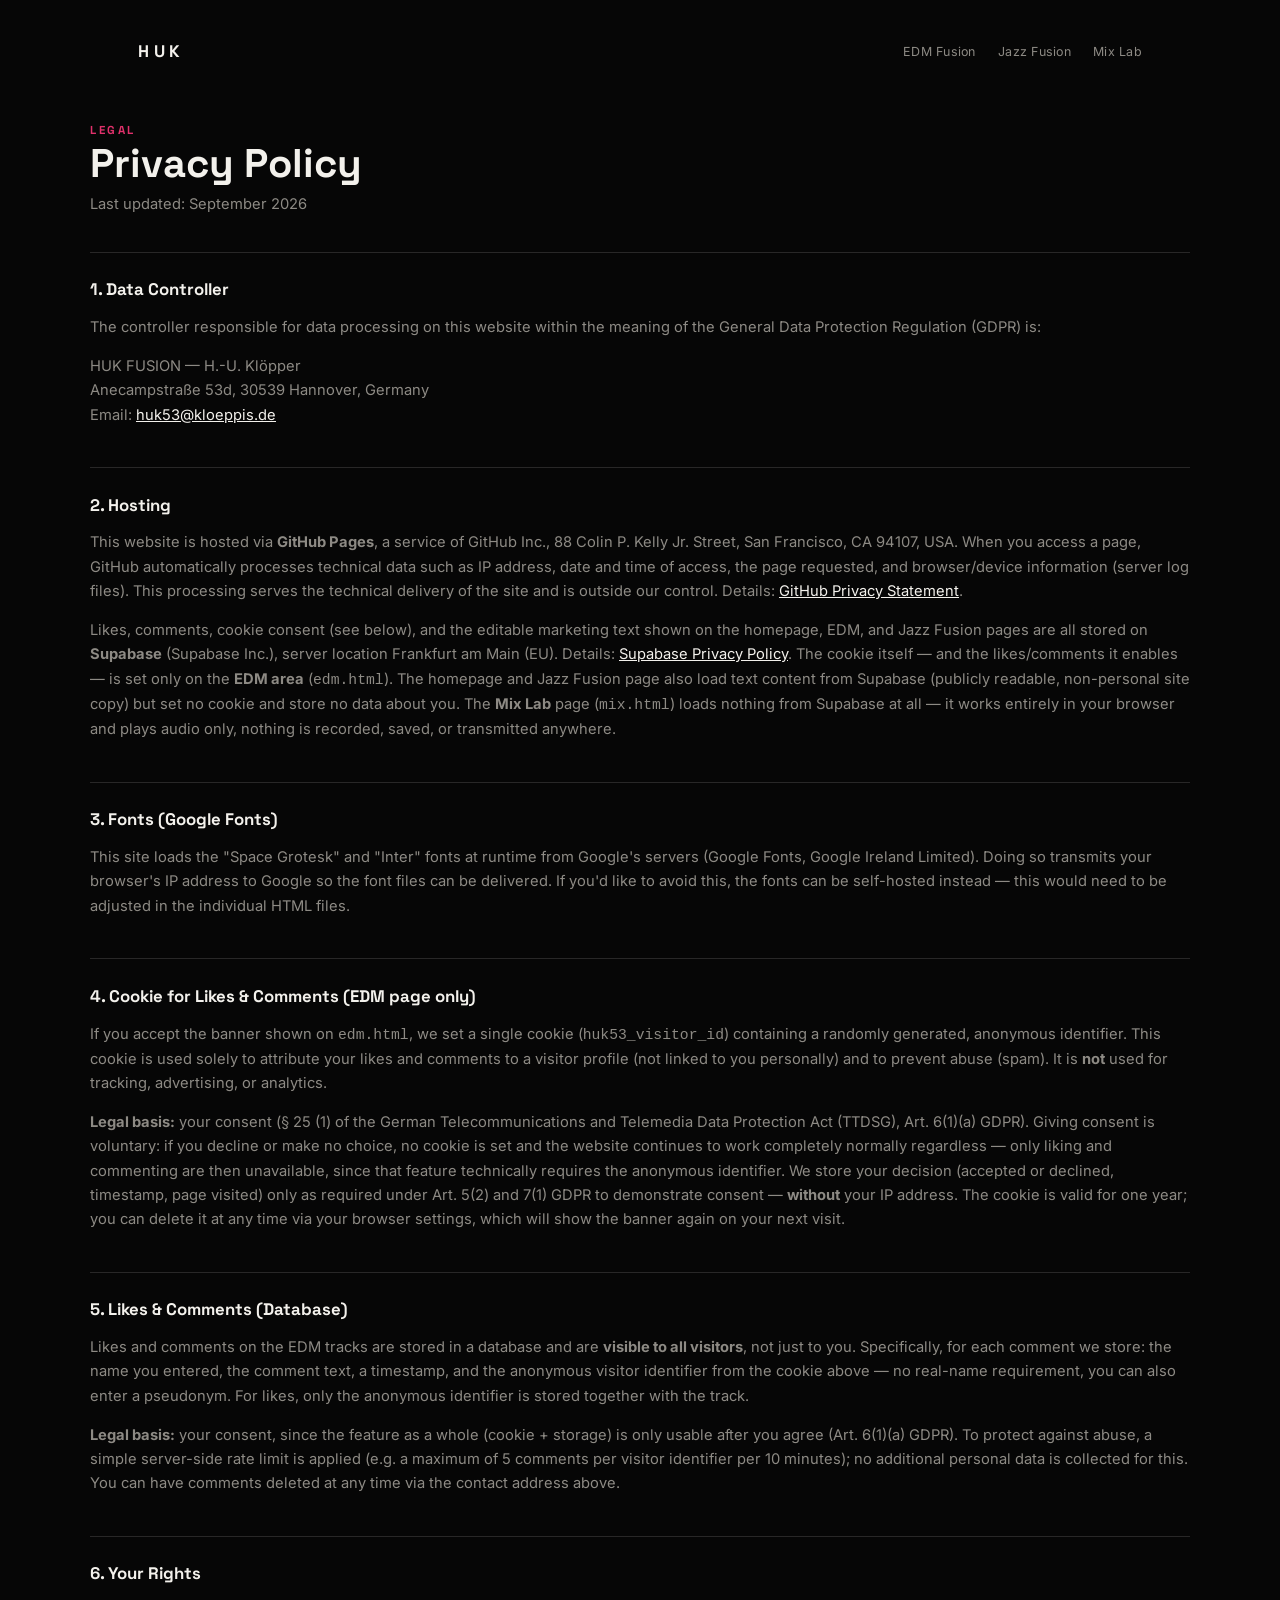
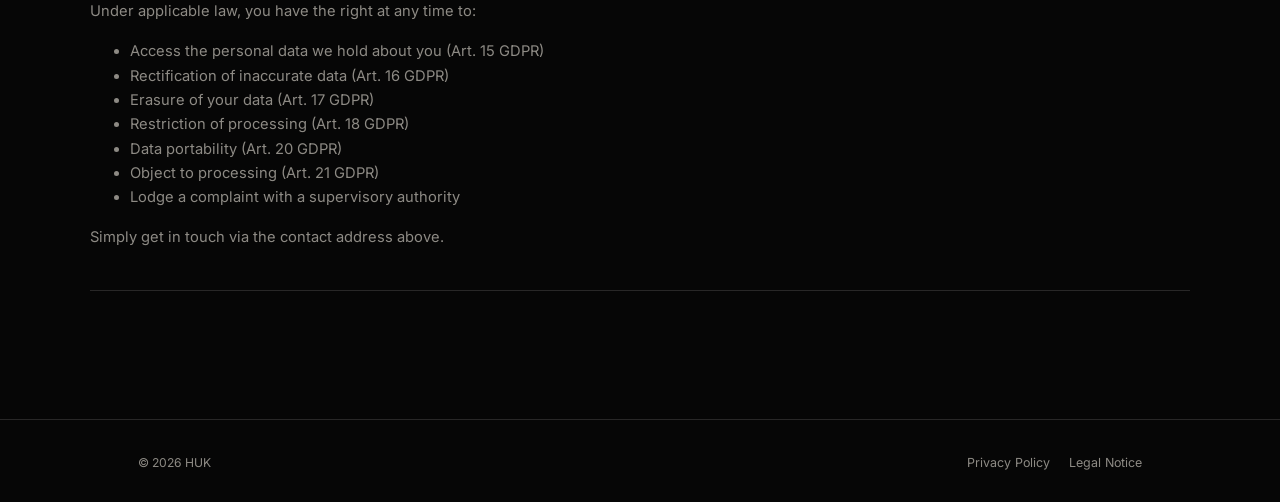
<file: datenschutz.html>
<!doctype html>
<html lang="en">
<head>
<meta charset="UTF-8" />
<meta name="viewport" content="width=device-width, initial-scale=1" />
<title>Privacy Policy — HUK</title>
<meta name="robots" content="noindex" />
<link rel="preconnect" href="https://fonts.googleapis.com" />
<link rel="preconnect" href="https://fonts.gstatic.com" crossorigin />
<link href="https://fonts.googleapis.com/css2?family=Space+Grotesk:wght@500;700&family=Inter:wght@400;500;600;700&display=swap" rel="stylesheet" />
<link rel="stylesheet" href="assets/css/hub.css" />
</head>
<body>

<header class="hub-nav">
  <div class="hub-container">
    <a href="index.html" class="hub-logo" style="text-decoration:none;">HUK</a>
    <nav class="hub-nav__legal">
      <a href="edm.html">EDM Fusion</a>
      <a href="jazz.html">Jazz Fusion</a>
      <a href="mix.html">Mix Lab</a>
    </nav>
  </div>
</header>

<main class="hub-container hub-legal">
  <span class="hub-kicker">Legal</span>
  <h1>Privacy Policy</h1>
  <p class="hub-legal__intro">Last updated: September 2026</p>

  <section>
    <h2>1. Data Controller</h2>
    <p>
      The controller responsible for data processing on this website within the meaning of
      the General Data Protection Regulation (GDPR) is:
    </p>
    <p>
      HUK FUSION — H.-U. Klöpper<br />
      Anecampstraße 53d, 30539 Hannover, Germany<br />
      Email: <a href="mailto:huk53@kloeppis.de">huk53@kloeppis.de</a>
    </p>
  </section>

  <section>
    <h2>2. Hosting</h2>
    <p>
      This website is hosted via <strong>GitHub Pages</strong>, a service of GitHub Inc., 88
      Colin P. Kelly Jr. Street, San Francisco, CA 94107, USA. When you access a page, GitHub
      automatically processes technical data such as IP address, date and time of access, the
      page requested, and browser/device information (server log files). This processing
      serves the technical delivery of the site and is outside our control. Details:
      <a href="https://docs.github.com/site-policy/privacy-policies/github-general-privacy-statement" target="_blank" rel="noopener">GitHub Privacy Statement</a>.
    </p>
    <p>
Likes, comments, cookie consent (see below), and the editable marketing text
      shown on the homepage, EDM, and Jazz Fusion pages are all stored on
      <strong>Supabase</strong> (Supabase Inc.), server location Frankfurt am Main (EU).
      Details: <a href="https://supabase.com/privacy" target="_blank" rel="noopener">Supabase Privacy Policy</a>.
      The cookie itself — and the likes/comments it enables — is set only on the
      <strong>EDM area</strong> (<code>edm.html</code>). The homepage and Jazz Fusion page also
      load text content from Supabase (publicly readable, non-personal site copy) but set no
      cookie and store no data about you. The <strong>Mix Lab</strong> page (<code>mix.html</code>)
      loads nothing from Supabase at all — it works entirely in your browser and plays audio
      only, nothing is recorded, saved, or transmitted anywhere.
    </p>
  </section>

  <section>
    <h2>3. Fonts (Google Fonts)</h2>
    <p>
      This site loads the "Space Grotesk" and "Inter" fonts at runtime from Google's servers
      (Google Fonts, Google Ireland Limited). Doing so transmits your browser's IP address to
      Google so the font files can be delivered. If you'd like to avoid this, the fonts can be
      self-hosted instead — this would need to be adjusted in the individual HTML files.
    </p>
  </section>

  <section>
    <h2>4. Cookie for Likes &amp; Comments (EDM page only)</h2>
    <p>
      If you accept the banner shown on <code>edm.html</code>, we set a single cookie
      (<code>huk53_visitor_id</code>) containing a randomly generated, anonymous identifier.
      This cookie is used solely to attribute your likes and comments to a visitor profile
      (not linked to you personally) and to prevent abuse (spam). It is <strong>not</strong>
      used for tracking, advertising, or analytics.
    </p>
    <p>
      <strong>Legal basis:</strong> your consent (§ 25 (1) of the German Telecommunications
      and Telemedia Data Protection Act (TTDSG), Art. 6(1)(a) GDPR). Giving consent is
      voluntary: if you decline or make no choice, no cookie is set and the website continues
      to work completely normally regardless — only liking and commenting are then
      unavailable, since that feature technically requires the anonymous identifier. We store
      your decision (accepted or declined, timestamp, page visited) only as required under
      Art. 5(2) and 7(1) GDPR to demonstrate consent — <strong>without</strong> your IP
      address. The cookie is valid for one year; you can delete it at any time via your
      browser settings, which will show the banner again on your next visit.
    </p>
  </section>

  <section>
    <h2>5. Likes &amp; Comments (Database)</h2>
    <p>
      Likes and comments on the EDM tracks are stored in a database and are
      <strong>visible to all visitors</strong>, not just to you. Specifically, for each
      comment we store: the name you entered, the comment text, a timestamp, and the
      anonymous visitor identifier from the cookie above — no real-name requirement, you can
      also enter a pseudonym. For likes, only the anonymous identifier is stored together
      with the track.
    </p>
    <p>
      <strong>Legal basis:</strong> your consent, since the feature as a whole (cookie +
      storage) is only usable after you agree (Art. 6(1)(a) GDPR). To protect against abuse,
      a simple server-side rate limit is applied (e.g. a maximum of 5 comments per visitor
      identifier per 10 minutes); no additional personal data is collected for this. You can
      have comments deleted at any time via the contact address above.
    </p>
  </section>

  <section>
    <h2>6. Your Rights</h2>
    <p>Under applicable law, you have the right at any time to:</p>
    <ul>
      <li>Access the personal data we hold about you (Art. 15 GDPR)</li>
      <li>Rectification of inaccurate data (Art. 16 GDPR)</li>
      <li>Erasure of your data (Art. 17 GDPR)</li>
      <li>Restriction of processing (Art. 18 GDPR)</li>
      <li>Data portability (Art. 20 GDPR)</li>
      <li>Object to processing (Art. 21 GDPR)</li>
      <li>Lodge a complaint with a supervisory authority</li>
    </ul>
    <p>Simply get in touch via the contact address above.</p>
  </section>
</main>

<footer class="hub-footer">
  <div class="hub-container">
    <small>© <span id="year"></span> HUK</small>
    <nav class="hub-footer__legal">
      <a href="datenschutz.html">Privacy Policy</a>
      <a href="impressum.html">Legal Notice</a>
    </nav>
  </div>
</footer>

<script>document.getElementById("year").textContent = new Date().getFullYear();</script>
</body>
</html>
</file>
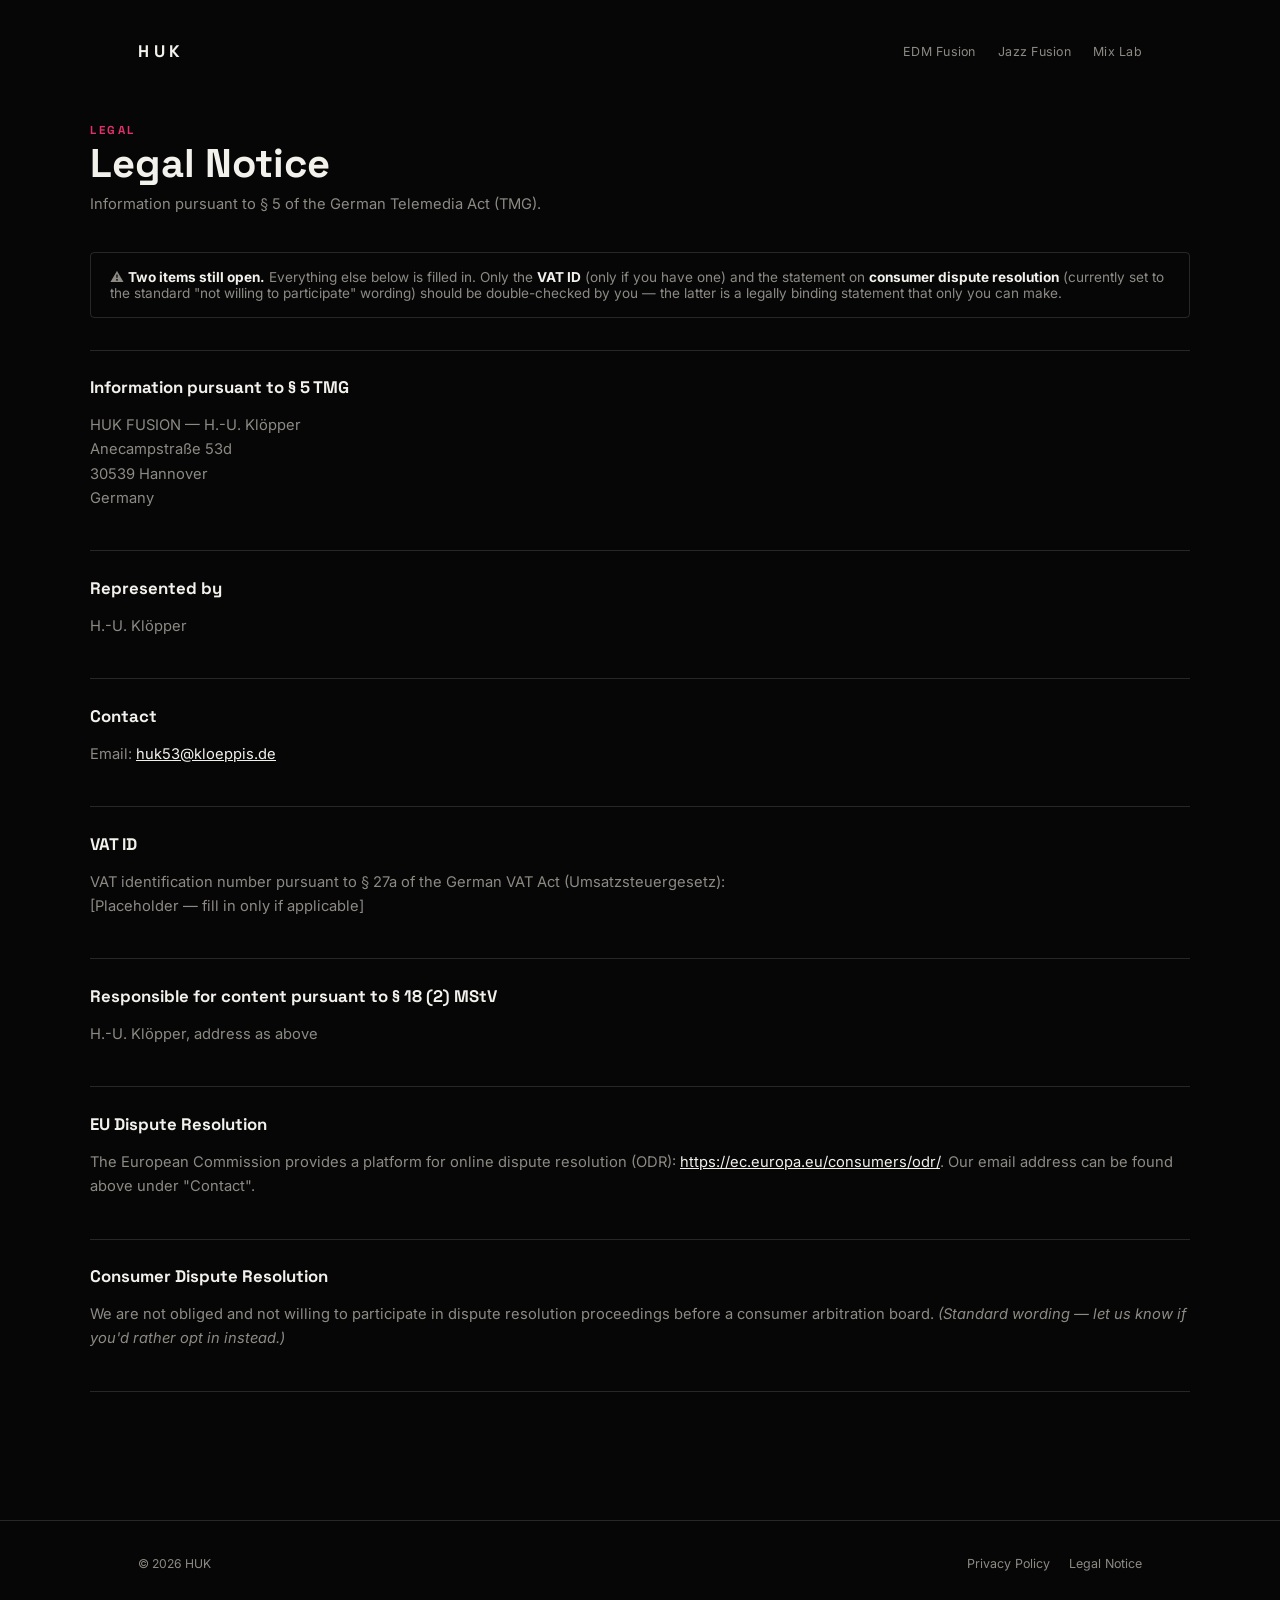
<file: impressum.html>
<!doctype html>
<html lang="en">
<head>
<meta charset="UTF-8" />
<meta name="viewport" content="width=device-width, initial-scale=1" />
<title>Legal Notice — HUK</title>
<meta name="robots" content="noindex" />
<link rel="preconnect" href="https://fonts.googleapis.com" />
<link rel="preconnect" href="https://fonts.gstatic.com" crossorigin />
<link href="https://fonts.googleapis.com/css2?family=Space+Grotesk:wght@500;700&family=Inter:wght@400;500;600;700&display=swap" rel="stylesheet" />
<link rel="stylesheet" href="assets/css/hub.css" />
</head>
<body>

<header class="hub-nav">
  <div class="hub-container">
    <a href="index.html" class="hub-logo" style="text-decoration:none;">HUK</a>
    <nav class="hub-nav__legal">
      <a href="edm.html">EDM Fusion</a>
      <a href="jazz.html">Jazz Fusion</a>
      <a href="mix.html">Mix Lab</a>
    </nav>
  </div>
</header>

<main class="hub-container hub-legal">
  <span class="hub-kicker">Legal</span>
  <h1>Legal Notice</h1>
  <p class="hub-legal__intro">Information pursuant to § 5 of the German Telemedia Act (TMG).</p>

  <div class="hub-legal__todo">
    ⚠️ <strong>Two items still open.</strong> Everything else below is filled in. Only the
    <strong>VAT ID</strong> (only if you have one) and the statement on
    <strong>consumer dispute resolution</strong> (currently set to the standard
    "not willing to participate" wording) should be double-checked by you — the latter is a
    legally binding statement that only you can make.
  </div>

  <section>
    <h2>Information pursuant to § 5 TMG</h2>
    <p>
      HUK FUSION — H.-U. Klöpper<br />
      Anecampstraße 53d<br />
      30539 Hannover<br />
      Germany
    </p>
  </section>

  <section>
    <h2>Represented by</h2>
    <p>H.-U. Klöpper</p>
  </section>

  <section>
    <h2>Contact</h2>
    <p>
      Email: <a href="mailto:huk53@kloeppis.de">huk53@kloeppis.de</a>
    </p>
  </section>

  <section>
    <h2>VAT ID</h2>
    <p>
      VAT identification number pursuant to § 27a of the German VAT Act (Umsatzsteuergesetz):<br />
      [Placeholder — fill in only if applicable]
    </p>
  </section>

  <section>
    <h2>Responsible for content pursuant to § 18 (2) MStV</h2>
    <p>H.-U. Klöpper, address as above</p>
  </section>

  <section>
    <h2>EU Dispute Resolution</h2>
    <p>
      The European Commission provides a platform for online dispute resolution (ODR):
      <a href="https://ec.europa.eu/consumers/odr/" target="_blank" rel="noopener">https://ec.europa.eu/consumers/odr/</a>.
      Our email address can be found above under "Contact".
    </p>
  </section>

  <section>
    <h2>Consumer Dispute Resolution</h2>
    <p>
      We are not obliged and not willing to participate in dispute resolution proceedings
      before a consumer arbitration board. <em>(Standard wording — let us know if you'd
      rather opt in instead.)</em>
    </p>
  </section>
</main>

<footer class="hub-footer">
  <div class="hub-container">
    <small>© <span id="year"></span> HUK</small>
    <nav class="hub-footer__legal">
      <a href="datenschutz.html">Privacy Policy</a>
      <a href="impressum.html">Legal Notice</a>
    </nav>
  </div>
</footer>

<script>document.getElementById("year").textContent = new Date().getFullYear();</script>
</body>
</html>
</file>
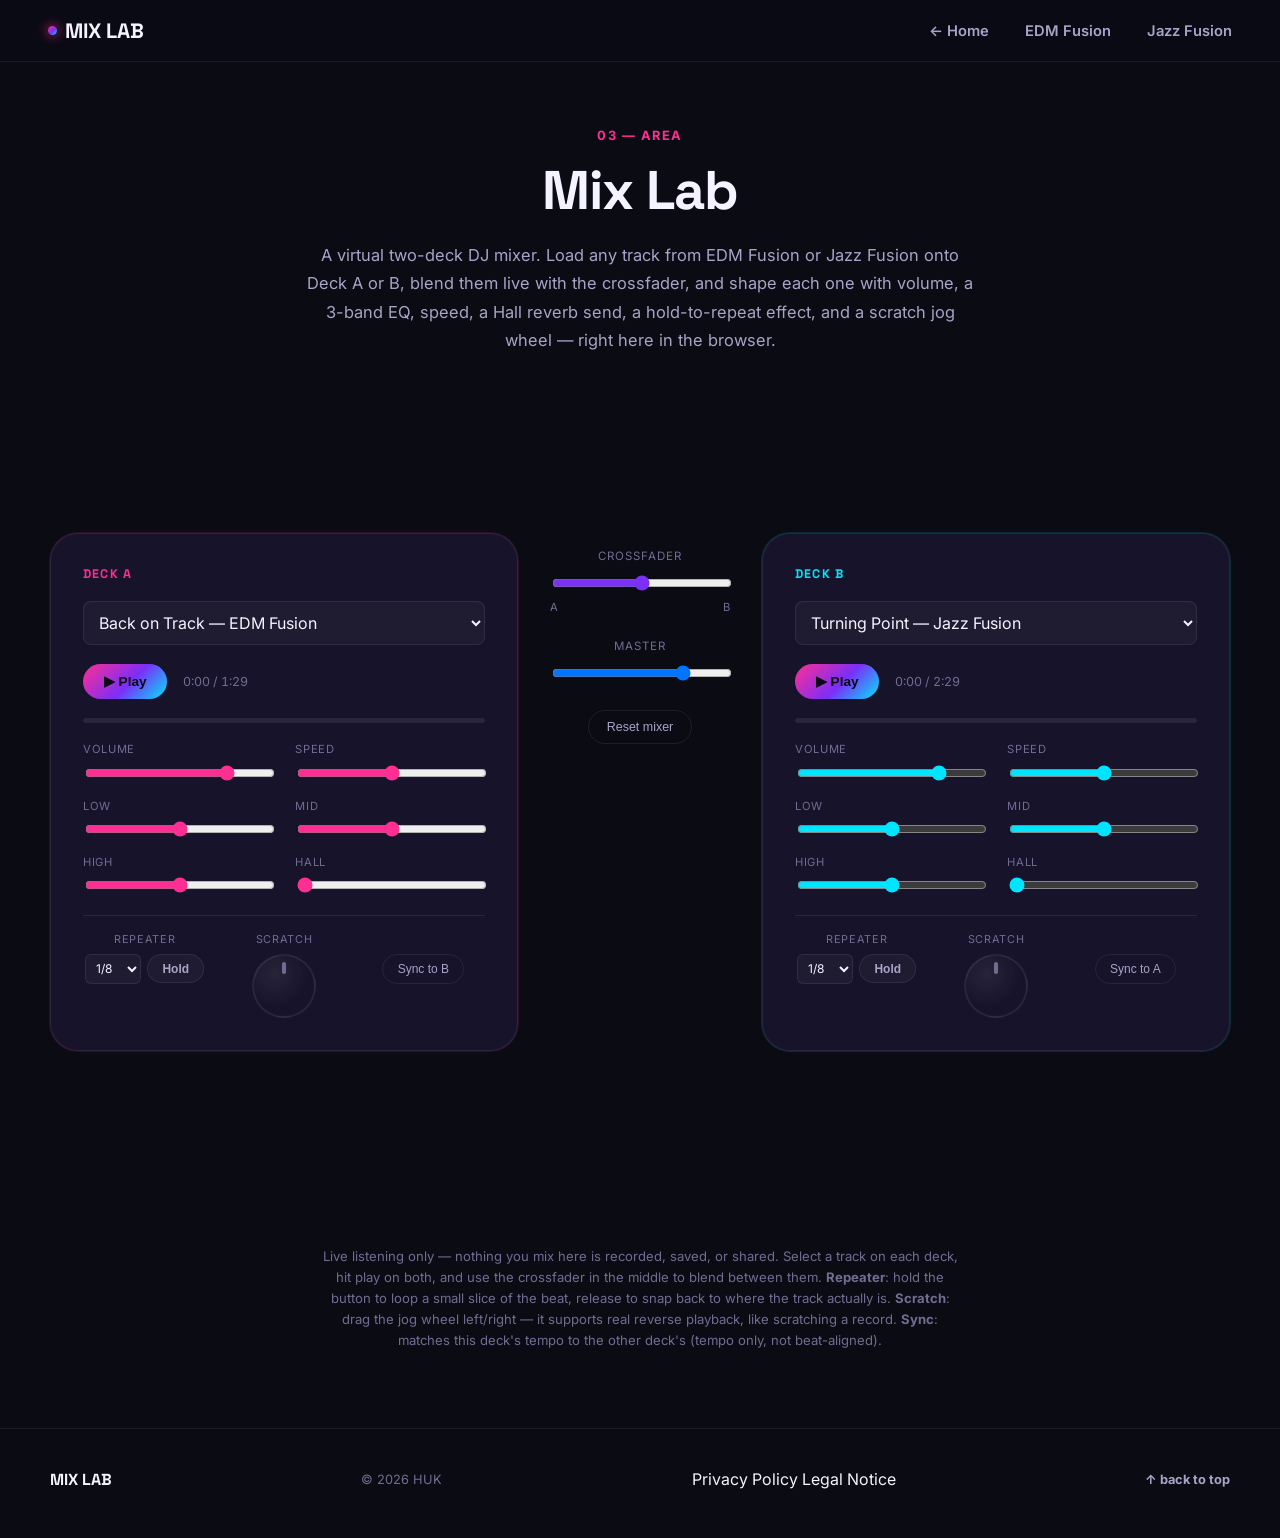
<file: mix.html>
<!doctype html>
<html lang="en">
<head>
<meta charset="UTF-8" />
<meta name="viewport" content="width=device-width, initial-scale=1" />
<title>Mix Lab — HUK</title>
<meta name="description" content="Mix Lab: a virtual two-deck DJ mixer. Load any EDM Fusion or Jazz Fusion track onto Deck A or B, blend them with the crossfader, and shape each with volume, EQ, and speed — right in the browser." />
<meta name="theme-color" content="#0b0b14" />

<meta property="og:title" content="Mix Lab — HUK" />
<meta property="og:description" content="A virtual two-deck DJ mixer for the EDM Fusion and Jazz Fusion tracks." />
<meta property="og:type" content="website" />

<link rel="icon" href="data:image/svg+xml,%3Csvg xmlns='http://www.w3.org/2000/svg' viewBox='0 0 100 100'%3E%3Ccircle cx='50' cy='50' r='46' fill='%230b0b14'/%3E%3Ctext x='50' y='66' font-size='46' font-family='Arial,sans-serif' font-weight='700' fill='%237b2ff7' text-anchor='middle'%3EH%3C/text%3E%3C/svg%3E" />

<link rel="preconnect" href="https://fonts.googleapis.com" />
<link rel="preconnect" href="https://fonts.gstatic.com" crossorigin />
<link href="https://fonts.googleapis.com/css2?family=Space+Grotesk:wght@500;700&family=Inter:wght@400;500;600;700&display=swap" rel="stylesheet" />

<link rel="stylesheet" href="assets/css/style.css" />
<link rel="stylesheet" href="assets/css/mixer.css" />
</head>
<body>

<!-- ============================== NAV ============================== -->
<header class="nav" id="nav">
  <a href="#top" class="nav__logo"><span class="dot" aria-hidden="true"></span>MIX LAB</a>
  <nav class="nav__links" id="navLinks">
    <a href="index.html">← Home</a>
    <a href="edm.html">EDM Fusion</a>
    <a href="jazz.html">Jazz Fusion</a>
  </nav>
  <button class="nav__burger" id="navBurger" aria-label="Open menu" aria-expanded="false" aria-controls="navLinks">
    <span></span>
  </button>
</header>

<!-- ============================== HERO ============================== -->
<section class="mixlab-hero" id="top">
  <div class="container mixlab-hero__inner">
    <span class="section__kicker">03 — Area</span>
    <h1>Mix Lab</h1>
    <p>A virtual two-deck DJ mixer. Load any track from EDM Fusion or Jazz Fusion onto Deck A or B, blend them live with the crossfader, and shape each one with volume, a 3-band EQ, speed, a Hall reverb send, a hold-to-repeat effect, and a scratch jog wheel — right here in the browser.</p>
  </div>
</section>

<!-- ============================== MIXER ============================== -->
<section class="container">
  <div class="mixer">

    <!-- ---- DECK A ---- -->
    <div class="deck deck--a">
      <span class="deck__label">Deck A</span>
      <select id="deckASelect" aria-label="Deck A track"></select>

      <div class="deck__transport">
        <button type="button" class="deck__playbtn" id="deckAPlay">▶ Play</button>
        <span class="deck__time" id="deckATime">0:00 / 0:00</span>
        <span class="deck__loading" id="deckALoading" hidden>Loading…</span>
      </div>
      <div class="deck__progress"><div class="deck__progress-fill" id="deckAMeter"></div></div>

      <div class="deck__controls">
        <div class="control">
          <label for="deckAVolume">Volume</label>
          <input type="range" id="deckAVolume" min="0" max="1.3" step="0.01" value="1" data-default="1" />
        </div>
        <div class="control">
          <label for="deckASpeed">Speed</label>
          <input type="range" id="deckASpeed" min="0.5" max="1.5" step="0.01" value="1" data-default="1" />
        </div>
        <div class="control">
          <label for="deckALow">Low</label>
          <input type="range" id="deckALow" min="0" max="2" step="0.05" value="1" data-default="1" />
        </div>
        <div class="control">
          <label for="deckAMid">Mid</label>
          <input type="range" id="deckAMid" min="0" max="2" step="0.05" value="1" data-default="1" />
        </div>
        <div class="control">
          <label for="deckAHigh">High</label>
          <input type="range" id="deckAHigh" min="0" max="2" step="0.05" value="1" data-default="1" />
        </div>
        <div class="control">
          <label for="deckAHall">Hall</label>
          <input type="range" id="deckAHall" min="0" max="1" step="0.02" value="0" data-default="0" />
        </div>
      </div>

      <div class="deck__fx">
        <div class="fx-block">
          <label>Repeater</label>
          <div class="fx-block__row">
            <select id="deckARepeatDiv" aria-label="Deck A repeater length">
              <option value="0.25">1/4</option>
              <option value="0.125" selected>1/8</option>
              <option value="0.0625">1/16</option>
            </select>
            <button type="button" class="fx-hold-btn" id="deckARepeatBtn">Hold</button>
          </div>
        </div>
        <div class="fx-block">
          <label>Scratch</label>
          <div class="jogwheel" id="deckAJog" aria-label="Deck A scratch jog wheel">
            <div class="jogwheel__marker"></div>
          </div>
        </div>
        <div class="fx-block">
          <label>&nbsp;</label>
          <button type="button" class="sync-btn" id="deckASync">Sync to B</button>
        </div>
      </div>
    </div>

    <!-- ---- MASTER / CROSSFADER ---- -->
    <div class="mixer__master">
      <div class="crossfader-wrap">
        <label for="crossfader">Crossfader</label>
        <input type="range" id="crossfader" min="0" max="1" step="0.01" value="0.5" data-default="0.5" />
        <div class="crossfader-ends"><span>A</span><span>B</span></div>
      </div>
      <div class="master-volume">
        <label for="masterVolume">Master</label>
        <input type="range" id="masterVolume" min="0" max="1.2" step="0.01" value="0.9" data-default="0.9" />
      </div>
      <button type="button" class="mixlab-reset" id="mixReset">Reset mixer</button>
    </div>

    <!-- ---- DECK B ---- -->
    <div class="deck deck--b">
      <span class="deck__label">Deck B</span>
      <select id="deckBSelect" aria-label="Deck B track"></select>

      <div class="deck__transport">
        <button type="button" class="deck__playbtn" id="deckBPlay">▶ Play</button>
        <span class="deck__time" id="deckBTime">0:00 / 0:00</span>
        <span class="deck__loading" id="deckBLoading" hidden>Loading…</span>
      </div>
      <div class="deck__progress"><div class="deck__progress-fill" id="deckBMeter"></div></div>

      <div class="deck__controls">
        <div class="control">
          <label for="deckBVolume">Volume</label>
          <input type="range" id="deckBVolume" min="0" max="1.3" step="0.01" value="1" data-default="1" />
        </div>
        <div class="control">
          <label for="deckBSpeed">Speed</label>
          <input type="range" id="deckBSpeed" min="0.5" max="1.5" step="0.01" value="1" data-default="1" />
        </div>
        <div class="control">
          <label for="deckBLow">Low</label>
          <input type="range" id="deckBLow" min="0" max="2" step="0.05" value="1" data-default="1" />
        </div>
        <div class="control">
          <label for="deckBMid">Mid</label>
          <input type="range" id="deckBMid" min="0" max="2" step="0.05" value="1" data-default="1" />
        </div>
        <div class="control">
          <label for="deckBHigh">High</label>
          <input type="range" id="deckBHigh" min="0" max="2" step="0.05" value="1" data-default="1" />
        </div>
        <div class="control">
          <label for="deckBHall">Hall</label>
          <input type="range" id="deckBHall" min="0" max="1" step="0.02" value="0" data-default="0" />
        </div>
      </div>

      <div class="deck__fx">
        <div class="fx-block">
          <label>Repeater</label>
          <div class="fx-block__row">
            <select id="deckBRepeatDiv" aria-label="Deck B repeater length">
              <option value="0.25">1/4</option>
              <option value="0.125" selected>1/8</option>
              <option value="0.0625">1/16</option>
            </select>
            <button type="button" class="fx-hold-btn" id="deckBRepeatBtn">Hold</button>
          </div>
        </div>
        <div class="fx-block">
          <label>Scratch</label>
          <div class="jogwheel" id="deckBJog" aria-label="Deck B scratch jog wheel">
            <div class="jogwheel__marker"></div>
          </div>
        </div>
        <div class="fx-block">
          <label>&nbsp;</label>
          <button type="button" class="sync-btn" id="deckBSync">Sync to A</button>
        </div>
      </div>
    </div>
  </div>
</section>

<p class="mixlab-note">Live listening only — nothing you mix here is recorded, saved, or shared. Select a track on each deck, hit play on both, and use the crossfader in the middle to blend between them. <strong>Repeater</strong>: hold the button to loop a small slice of the beat, release to snap back to where the track actually is. <strong>Scratch</strong>: drag the jog wheel left/right — it supports real reverse playback, like scratching a record. <strong>Sync</strong>: matches this deck's tempo to the other deck's (tempo only, not beat-aligned).</p>

<!-- ============================== FOOTER ============================== -->
<footer>
  <div class="container footer__row">
    <span class="footer__logo">MIX LAB</span>
    <small>© <span id="year"></span> HUK</small>
    <nav class="footer__legal">
      <a href="datenschutz.html">Privacy Policy</a>
      <a href="impressum.html">Legal Notice</a>
    </nav>
    <a href="#top" class="back-to-top">↑ back to top</a>
  </div>
</footer>

<script src="assets/js/mixer.js"></script>
<script>
  document.getElementById("year").textContent = new Date().getFullYear();
  const nav = document.getElementById("nav");
  const navBurger = document.getElementById("navBurger");
  const navLinks = document.getElementById("navLinks");
  navBurger?.addEventListener("click", () => {
    const isOpen = nav.classList.toggle("is-open");
    navBurger.setAttribute("aria-expanded", String(isOpen));
  });
  navLinks?.querySelectorAll("a").forEach((a) => {
    a.addEventListener("click", () => { nav.classList.remove("is-open"); navBurger?.setAttribute("aria-expanded", "false"); });
  });
</script>
</body>
</html>
</file>
<file: assets/css/hub.css>
/* ==========================================================================
   HUK — Hub / Distributor page + Coming-Soon pages
   Deliberately calmer than assets/css/style.css (the EDM sub-page): mostly
   black/white, one restrained accent color, no motion, no gradients. Used
   by index.html (hub) and jazz.html (coming soon).
   ========================================================================== */

:root {
  --hub-bg: #060606;
  --hub-fg: #f3f1ec;
  --hub-fg-dim: #8d8a84;
  --hub-border: rgba(243, 241, 236, 0.14);
  --hub-accent: #e0316b; /* used sparingly: one thin rule, hover state, kicker */
}

* { box-sizing: border-box; }

html, body {
  margin: 0;
  background: var(--hub-bg);
  color: var(--hub-fg);
  font-family: "Inter", system-ui, sans-serif;
  -webkit-font-smoothing: antialiased;
}

.hub-container {
  max-width: 1100px;
  margin: 0 auto;
  padding: 0 clamp(1.25rem, 4vw, 3rem);
}

/* ---- Nav ---- */

.hub-nav {
  padding: clamp(1.5rem, 4vw, 2.5rem) 0 0;
}

.hub-nav .hub-container {
  display: flex;
  align-items: center;
  justify-content: space-between;
}

.hub-logo {
  font-family: "Space Grotesk", sans-serif;
  font-weight: 700;
  font-size: 1.05rem;
  letter-spacing: 0.28em;
  color: var(--hub-fg);
  text-decoration: none;
}

.hub-nav__legal {
  display: flex;
  gap: 1.4rem;
}

.hub-nav__legal a {
  color: var(--hub-fg-dim);
  text-decoration: none;
  font-size: 0.78rem;
  letter-spacing: 0.02em;
}
.hub-nav__legal a:hover { color: var(--hub-fg); }

/* ---- Intro ---- */

.hub-intro {
  padding: clamp(3.5rem, 10vw, 6.5rem) 0 clamp(2.5rem, 6vw, 4rem);
  max-width: 640px;
}

.hub-kicker {
  font-family: "Space Grotesk", sans-serif;
  font-size: 0.72rem;
  font-weight: 700;
  letter-spacing: 0.22em;
  text-transform: uppercase;
  color: var(--hub-accent);
  margin: 0 0 1.1rem;
}

.hub-intro h1 {
  font-family: "Space Grotesk", sans-serif;
  font-size: clamp(1.9rem, 4.4vw, 2.9rem);
  line-height: 1.15;
  font-weight: 700;
  margin: 0 0 1rem;
  letter-spacing: -0.01em;
}

.hub-lede {
  font-size: 1rem;
  line-height: 1.65;
  color: var(--hub-fg-dim);
  margin: 0;
}

/* ---- Tile grid ---- */

.hub-grid {
  display: grid;
  grid-template-columns: 1fr 1fr 1fr;
  border-top: 1px solid var(--hub-border);
  border-left: 1px solid var(--hub-border);
}

@media (max-width: 1000px) {
  .hub-grid { grid-template-columns: 1fr 1fr; }
}

.hub-tile {
  border-right: 1px solid var(--hub-border);
  border-bottom: 1px solid var(--hub-border);
  padding: clamp(1.75rem, 4vw, 2.75rem);
  display: flex;
  flex-direction: column;
  gap: 1.4rem;
  text-decoration: none;
  color: inherit;
  min-height: clamp(360px, 46vw, 480px);
  position: relative;
  transition: background 0.25s ease;
}

.hub-tile:hover { background: rgba(255, 255, 255, 0.025); }

.hub-tile__media {
  flex: 1;
  display: grid;
  place-items: center;
  overflow: hidden;
  border-radius: 4px;
  background: #000;
}

.hub-tile__media img {
  width: 100%;
  height: 100%;
  object-fit: cover;
  filter: saturate(0.85);
  transition: transform 0.5s ease;
}

.hub-tile:hover .hub-tile__media img { transform: scale(1.03); }

.hub-tile__media svg { width: 78%; height: auto; opacity: 0.85; }

.hub-tile__kicker {
  font-family: "Space Grotesk", sans-serif;
  font-size: 0.68rem;
  font-weight: 700;
  letter-spacing: 0.18em;
  text-transform: uppercase;
  color: var(--hub-fg-dim);
}

.hub-tile__body h2 {
  font-family: "Space Grotesk", sans-serif;
  font-size: clamp(1.5rem, 3vw, 1.9rem);
  margin: 0.4rem 0 0.7rem;
  font-weight: 700;
  letter-spacing: -0.005em;
}

.hub-tile__body p {
  margin: 0 0 1.1rem;
  color: var(--hub-fg-dim);
  font-size: 0.92rem;
  line-height: 1.6;
  max-width: 46ch;
}

.hub-tile__cta {
  font-family: "Space Grotesk", sans-serif;
  font-size: 0.82rem;
  font-weight: 700;
  letter-spacing: 0.02em;
  display: inline-flex;
  align-items: center;
  gap: 0.4rem;
  border-bottom: 1px solid var(--hub-border);
  padding-bottom: 0.2rem;
  align-self: flex-start;
  transition: border-color 0.2s ease, color 0.2s ease;
}

.hub-tile:hover .hub-tile__cta {
  color: var(--hub-accent);
  border-color: var(--hub-accent);
}

.hub-tile--jazz .hub-tile__media { background: #050505; }

@media (max-width: 760px) {
  .hub-grid { grid-template-columns: 1fr; }
  .hub-tile { min-height: 300px; }
}

/* ---- Footer (shared by hub + coming-soon pages) ---- */

.hub-footer {
  border-top: 1px solid var(--hub-border);
  padding: clamp(1.6rem, 4vw, 2.2rem) 0;
  margin-top: clamp(2rem, 5vw, 3rem);
}

.hub-footer .hub-container {
  display: flex;
  flex-wrap: wrap;
  align-items: center;
  justify-content: space-between;
  gap: 1rem;
}

.hub-footer small {
  color: var(--hub-fg-dim);
  font-size: 0.76rem;
}

.hub-footer__socials {
  display: flex;
  gap: 0.9rem;
}

.hub-footer__socials a {
  color: var(--hub-fg-dim);
  transition: color 0.2s ease;
}
.hub-footer__socials a:hover { color: var(--hub-fg); }
.hub-footer__socials svg { width: 17px; height: 17px; }

.hub-footer__legal {
  display: flex;
  gap: 1.2rem;
}
.hub-footer__legal a {
  color: var(--hub-fg-dim);
  text-decoration: none;
  font-size: 0.78rem;
}
.hub-footer__legal a:hover { color: var(--hub-fg); }

/* ---- Coming-soon sub-page (jazz.html) ---- */

.coming-soon {
  min-height: 62vh;
  display: flex;
  flex-direction: column;
  justify-content: center;
  padding: clamp(2rem, 6vw, 3rem) 0;
}

.coming-soon__layout {
  display: grid;
  grid-template-columns: minmax(0, 340px) 1fr;
  gap: clamp(2rem, 5vw, 4rem);
  align-items: center;
}

.coming-soon__cover {
  width: 100%;
  border-radius: 6px;
  display: block;
}

@media (max-width: 760px) {
  .coming-soon__layout { grid-template-columns: 1fr; }
  .coming-soon__cover { max-width: 320px; }
}

.coming-soon__back {
  color: var(--hub-fg-dim);
  text-decoration: none;
  font-size: 0.8rem;
  letter-spacing: 0.02em;
  margin-bottom: clamp(2rem, 6vw, 3.5rem);
  display: inline-flex;
  width: fit-content;
}
.coming-soon__back:hover { color: var(--hub-fg); }

.coming-soon__badge {
  font-family: "Space Grotesk", sans-serif;
  font-size: 0.7rem;
  font-weight: 700;
  letter-spacing: 0.2em;
  text-transform: uppercase;
  color: var(--hub-accent);
  border: 1px solid var(--hub-border);
  border-radius: 999px;
  padding: 0.35rem 0.9rem;
  display: inline-block;
  width: fit-content;
  margin-bottom: 1.3rem;
}

.coming-soon h1 {
  font-family: "Space Grotesk", sans-serif;
  font-size: clamp(2.2rem, 6vw, 3.6rem);
  font-weight: 700;
  margin: 0 0 1.1rem;
  letter-spacing: -0.01em;
}

.coming-soon p {
  color: var(--hub-fg-dim);
  font-size: 1rem;
  line-height: 1.65;
  max-width: 56ch;
  margin: 0 0 0.6rem;
}

.coming-soon__streams {
  display: flex;
  flex-wrap: wrap;
  gap: 0.7rem;
  margin: 0.4rem 0 1.3rem;
}

.coming-soon .stream-btn {
  display: inline-flex;
  align-items: center;
  justify-content: center;
  text-align: center;
  padding: 0.7rem 1.1rem;
  border-radius: 999px;
  font-family: "Space Grotesk", sans-serif;
  font-weight: 700;
  font-size: 0.78rem;
  line-height: 1.3;
  text-decoration: none;
  border: 1px solid var(--hub-border);
  transition: transform 0.15s ease, border-color 0.2s ease;
}
.coming-soon .stream-btn:hover { transform: translateY(-2px); }

.coming-soon .stream-btn--apple { background: #fff; color: #111; }
.coming-soon .stream-btn--spotify { background: #1ed760; color: #06210f; }

/* ---- Legal pages (Impressum / Datenschutz) ---- */

.hub-legal {
  padding: clamp(2rem, 6vw, 3.5rem) 0 clamp(3rem, 8vw, 5rem);
}

.hub-legal__intro {
  color: var(--hub-fg-dim);
  font-size: 0.85rem;
  margin: -0.4rem 0 2.2rem;
}

.hub-legal h1 {
  font-family: "Space Grotesk", sans-serif;
  font-size: clamp(1.8rem, 4vw, 2.5rem);
  margin: 0 0 0.6rem;
  font-weight: 700;
}

.hub-legal section {
  border-top: 1px solid var(--hub-border);
  padding: 1.6rem 0;
}

.hub-legal section:last-child { border-bottom: 1px solid var(--hub-border); }

.hub-legal h2 {
  font-family: "Space Grotesk", sans-serif;
  font-size: 1.05rem;
  margin: 0 0 0.7rem;
}

.hub-legal p, .hub-legal li {
  color: var(--hub-fg-dim);
  font-size: 0.92rem;
  line-height: 1.65;
}

.hub-legal a { color: var(--hub-fg); }

.hub-legal__todo {
  border: 1px solid var(--hub-border);
  border-radius: 4px;
  padding: 1rem 1.2rem;
  font-size: 0.85rem;
  color: var(--hub-fg-dim);
  margin-bottom: 2rem;
}
.hub-legal__todo strong { color: var(--hub-fg); }
</file>
<file: assets/css/style.css>
/* ==========================================================================
   HUK53 — One-Pager Stylesheet
   Minimal layout, maximal energy. Pure CSS/vanilla JS, no frameworks.
   ========================================================================== */

:root {
  --bg: #0b0b14;
  --bg-soft: #120f22;
  --card: #16132a;
  --card-border: rgba(255, 255, 255, 0.08);
  --pink: #ff2e92;
  --purple: #7b2ff7;
  --cyan: #00e5ff;
  --yellow: #ffd60a;
  --text: #f5f3ff;
  --text-dim: #a9a3c7;
  --text-faint: #726c93;
  --gradient-main: linear-gradient(135deg, var(--pink), var(--purple) 55%, var(--cyan));
  --radius-lg: 28px;
  --radius-md: 18px;
  --radius-sm: 10px;
  --shadow-glow: 0 0 60px rgba(123, 47, 247, 0.35);
  --ease: cubic-bezier(0.16, 1, 0.3, 1);
}

* { box-sizing: border-box; }

html {
  scroll-behavior: smooth;
}

body {
  margin: 0;
  background: var(--bg);
  color: var(--text);
  font-family: "Inter", system-ui, -apple-system, "Segoe UI", sans-serif;
  overflow-x: hidden;
  -webkit-font-smoothing: antialiased;
}

img, svg { display: block; max-width: 100%; }

a { color: inherit; text-decoration: none; }

h1, h2, h3 {
  font-family: "Space Grotesk", "Inter", sans-serif;
  margin: 0;
  letter-spacing: -0.02em;
}

::selection { background: var(--pink); color: #0b0b14; }

.container {
  width: min(1180px, 100% - 3rem);
  margin-inline: auto;
}

/* Reduced-motion: kill decorative animation without breaking layout */
@media (prefers-reduced-motion: reduce) {
  html { scroll-behavior: auto; }
  *, *::before, *::after {
    animation-duration: 0.001ms !important;
    animation-iteration-count: 1 !important;
    transition-duration: 0.001ms !important;
  }
}

/* ==========================================================================
   Nav
   ========================================================================== */

.nav {
  position: fixed;
  inset: 0 0 auto 0;
  z-index: 100;
  display: flex;
  align-items: center;
  justify-content: space-between;
  padding: 1.1rem clamp(1.25rem, 4vw, 3rem);
  background: rgba(11, 11, 20, 0.55);
  backdrop-filter: blur(14px) saturate(140%);
  -webkit-backdrop-filter: blur(14px) saturate(140%);
  border-bottom: 1px solid rgba(255, 255, 255, 0.06);
  transition: background 0.3s var(--ease);
}

.nav__logo {
  font-family: "Space Grotesk", sans-serif;
  font-weight: 700;
  font-size: clamp(0.95rem, 2.6vw, 1.3rem);
  white-space: nowrap;
  display: flex;
  align-items: center;
  gap: 0.5rem;
}

.nav__logo .dot {
  width: 9px;
  height: 9px;
  border-radius: 50%;
  background: var(--gradient-main);
  box-shadow: 0 0 12px var(--pink);
  animation: pulse-dot 1.6s ease-in-out infinite;
}

@keyframes pulse-dot {
  0%, 100% { transform: scale(1); opacity: 1; }
  50% { transform: scale(1.5); opacity: 0.6; }
}

.nav__links {
  display: flex;
  align-items: center;
  gap: clamp(1.25rem, 3vw, 2.25rem);
  font-size: 0.92rem;
  font-weight: 600;
}

.nav__links a {
  color: var(--text-dim);
  position: relative;
  padding-block: 0.25rem;
  transition: color 0.2s var(--ease);
}

.nav__links a:hover,
.nav__links a:focus-visible { color: var(--text); }

.nav__links a::after {
  content: "";
  position: absolute;
  left: 0; right: 100%;
  bottom: -2px;
  height: 2px;
  background: var(--gradient-main);
  transition: right 0.25s var(--ease);
}

.nav__links a:hover::after,
.nav__links a:focus-visible::after { right: 0; }

.nav__cta {
  background: var(--gradient-main);
  color: #0b0b14 !important;
  font-weight: 700;
  padding: 0.55rem 1.2rem;
  border-radius: 999px;
  font-size: 0.88rem;
}

.nav__burger {
  display: none;
  width: 40px;
  height: 40px;
  border-radius: 50%;
  border: 1px solid var(--card-border);
  background: rgba(255, 255, 255, 0.04);
  cursor: pointer;
  position: relative;
}

.nav__burger span,
.nav__burger span::before,
.nav__burger span::after {
  content: "";
  position: absolute;
  left: 10px; right: 10px;
  height: 2px;
  background: var(--text);
  transition: transform 0.25s var(--ease), opacity 0.2s;
}
.nav__burger span { top: 50%; transform: translateY(-50%); }
.nav__burger span::before { top: -7px; }
.nav__burger span::after { top: 7px; }

.nav.is-open .nav__burger span { background: transparent; }
.nav.is-open .nav__burger span::before { top: 0; transform: rotate(45deg); }
.nav.is-open .nav__burger span::after { top: 0; transform: rotate(-45deg); }

/* ==========================================================================
   Hero
   ========================================================================== */

.hero {
  position: relative;
  min-height: 100svh;
  display: flex;
  flex-direction: column;
  align-items: center;
  justify-content: center;
  text-align: center;
  padding: 7rem 1.5rem 4rem;
  isolation: isolate;
  overflow: hidden;
}

.hero__bg {
  position: absolute;
  inset: 0;
  z-index: -2;
  width: 100%;
  height: 100%;
  display: block;
  background: var(--bg);
}

.hero__scrim {
  position: absolute;
  inset: 0;
  z-index: -1;
  background:
    radial-gradient(ellipse at 50% 0%, transparent 0%, var(--bg) 78%),
    linear-gradient(180deg, rgba(11,11,20,0.15) 0%, var(--bg) 100%);
}

.hero__eyebrow {
  display: inline-flex;
  align-items: center;
  gap: 0.5rem;
  padding: 0.4rem 0.9rem;
  border-radius: 999px;
  border: 1px solid rgba(255, 255, 255, 0.15);
  background: rgba(255, 255, 255, 0.05);
  font-size: 0.78rem;
  font-weight: 700;
  letter-spacing: 0.08em;
  text-transform: uppercase;
  color: var(--text-dim);
  margin-bottom: 1.75rem;
}

.hero h1 {
  font-size: clamp(2.6rem, 10vw, 6.5rem);
  font-weight: 700;
  line-height: 0.98;
  background: linear-gradient(100deg, var(--pink), var(--yellow) 30%, var(--cyan) 60%, var(--purple) 90%);
  background-size: 300% 100%;
  -webkit-background-clip: text;
  background-clip: text;
  color: transparent;
  animation: shimmer 8s ease-in-out infinite;
}

.hero__title-line { display: block; }

@keyframes shimmer {
  0%, 100% { background-position: 0% 50%; }
  50% { background-position: 100% 50%; }
}

.hero__tagline {
  margin: 1.5rem auto 0;
  max-width: 40ch;
  font-size: clamp(1.05rem, 2.2vw, 1.35rem);
  color: var(--text-dim);
  font-weight: 500;
}

.hero__actions {
  margin-top: 2.5rem;
  display: flex;
  flex-wrap: wrap;
  gap: 1rem;
  justify-content: center;
}

.btn {
  display: inline-flex;
  align-items: center;
  gap: 0.5rem;
  padding: 0.95rem 1.75rem;
  border-radius: 999px;
  font-weight: 700;
  font-size: 0.95rem;
  border: none;
  cursor: pointer;
  transition: transform 0.2s var(--ease), box-shadow 0.2s var(--ease), background 0.2s;
  font-family: inherit;
}

.btn:active { transform: scale(0.96); }

.btn--primary {
  background: var(--gradient-main);
  color: #0b0b14;
  box-shadow: 0 8px 30px rgba(255, 46, 146, 0.35);
}
.btn--primary:hover { transform: translateY(-3px); box-shadow: 0 14px 40px rgba(255, 46, 146, 0.45); }

.btn--ghost {
  background: rgba(255, 255, 255, 0.06);
  color: var(--text);
  border: 1px solid rgba(255, 255, 255, 0.18);
}
.btn--ghost:hover { background: rgba(255, 255, 255, 0.12); transform: translateY(-3px); }

.hero__eq {
  margin-top: 3.5rem;
  display: flex;
  align-items: flex-end;
  gap: 5px;
  height: 34px;
}

.hero__eq span {
  width: 5px;
  border-radius: 3px;
  background: var(--gradient-main);
  animation: eq-bounce 1.1s ease-in-out infinite;
}
.hero__eq span:nth-child(1) { height: 40%; animation-delay: -1.1s; }
.hero__eq span:nth-child(2) { height: 90%; animation-delay: -0.9s; }
.hero__eq span:nth-child(3) { height: 60%; animation-delay: -0.7s; }
.hero__eq span:nth-child(4) { height: 100%; animation-delay: -0.5s; }
.hero__eq span:nth-child(5) { height: 50%; animation-delay: -0.3s; }
.hero__eq span:nth-child(6) { height: 75%; animation-delay: -0.15s; }
.hero__eq span:nth-child(7) { height: 35%; animation-delay: 0s; }

@keyframes eq-bounce {
  0%, 100% { transform: scaleY(0.35); }
  50% { transform: scaleY(1); }
}

.hero__scroll {
  position: absolute;
  bottom: 2rem;
  left: 50%;
  transform: translateX(-50%);
  display: flex;
  flex-direction: column;
  align-items: center;
  gap: 0.4rem;
  font-size: 0.72rem;
  letter-spacing: 0.1em;
  text-transform: uppercase;
  color: var(--text-faint);
}

.hero__scroll svg { animation: bob 1.8s ease-in-out infinite; }

@keyframes bob {
  0%, 100% { transform: translateY(0); opacity: 0.6; }
  50% { transform: translateY(6px); opacity: 1; }
}

/* ==========================================================================
   Marquee strip
   ========================================================================== */

.marquee {
  background: var(--gradient-main);
  transform: rotate(-1.2deg) scale(1.02);
  overflow: hidden;
  white-space: nowrap;
  padding: 0.85rem 0;
  margin-block: -1px;
}

.marquee__track {
  display: inline-flex;
  animation: marquee-scroll 22s linear infinite;
}

.marquee__track span {
  font-family: "Space Grotesk", sans-serif;
  font-weight: 700;
  font-size: clamp(1.1rem, 2.4vw, 1.6rem);
  color: #0b0b14;
  padding-inline: 1.25rem;
  text-transform: uppercase;
  letter-spacing: 0.02em;
}

@keyframes marquee-scroll {
  from { transform: translateX(0); }
  to { transform: translateX(-50%); }
}

/* ==========================================================================
   Section shell
   ========================================================================== */

section { position: relative; padding: clamp(4.5rem, 9vw, 7.5rem) 0; }

.section__head {
  max-width: 640px;
  margin-bottom: clamp(2.5rem, 5vw, 4rem);
}

.section__kicker {
  display: block;
  font-size: 0.8rem;
  font-weight: 700;
  letter-spacing: 0.12em;
  text-transform: uppercase;
  color: var(--pink);
  margin-bottom: 0.75rem;
}

.section__head h2 {
  font-size: clamp(2.2rem, 5vw, 3.4rem);
  font-weight: 700;
}

.section__head p {
  margin-top: 1rem;
  color: var(--text-dim);
  font-size: 1.05rem;
  line-height: 1.6;
}

/* ==========================================================================
   Songs
   ========================================================================== */

.songs__grid {
  display: grid;
  gap: 1.75rem;
}

.song-card {
  display: grid;
  grid-template-columns: minmax(0, 1.05fr) minmax(0, 0.95fr);
  gap: 0;
  background: var(--card);
  border: 1px solid var(--card-border);
  border-radius: var(--radius-lg);
  overflow: hidden;
  transition: border-color 0.3s var(--ease), box-shadow 0.3s var(--ease);
}

.song-card:hover { border-color: rgba(255, 255, 255, 0.18); }

.song-card.is-playing {
  border-color: transparent;
  box-shadow: 0 0 0 2px var(--pink), var(--shadow-glow);
}

.song-card__player {
  padding: clamp(1.5rem, 3vw, 2.25rem);
  display: flex;
  flex-direction: column;
  gap: 1.4rem;
  border-right: 1px solid var(--card-border);
}

.song-card__top {
  display: flex;
  align-items: center;
  gap: 1.25rem;
}

.song-card__art {
  --art-a: var(--pink);
  --art-b: var(--purple);
  position: relative;
  flex: none;
  width: 84px;
  height: 84px;
  border-radius: 50%;
  background: conic-gradient(from 90deg, var(--art-a), var(--art-b), var(--cyan), var(--art-a));
  display: grid;
  place-items: center;
  animation: spin-record 6s linear infinite paused;
}

.song-card.is-playing .song-card__art { animation-play-state: running; }

.song-card__art::before {
  content: "";
  width: 30px;
  height: 30px;
  border-radius: 50%;
  background: var(--bg);
  border: 3px solid rgba(255,255,255,0.15);
}

.song-card__art::after {
  content: "";
  position: absolute;
  width: 8px;
  height: 8px;
  border-radius: 50%;
  background: var(--bg);
}

@keyframes spin-record {
  to { transform: rotate(360deg); }
}

.song-card__meta { min-width: 0; }

.song-card__meta h3 {
  font-size: 1.4rem;
  font-weight: 700;
}

.song-card__tags {
  margin-top: 0.4rem;
  display: flex;
  flex-wrap: wrap;
  gap: 0.4rem;
}

.tag {
  font-size: 0.72rem;
  font-weight: 700;
  letter-spacing: 0.04em;
  text-transform: uppercase;
  padding: 0.25rem 0.6rem;
  border-radius: 999px;
  background: rgba(255, 255, 255, 0.07);
  color: var(--text-dim);
}

.tag--bpm { color: var(--cyan); background: rgba(0, 229, 255, 0.1); }

.song-card__controls {
  display: flex;
  align-items: center;
  gap: 1rem;
}

.play-btn {
  flex: none;
  width: 52px;
  height: 52px;
  border-radius: 50%;
  border: none;
  cursor: pointer;
  background: var(--gradient-main);
  display: grid;
  place-items: center;
  color: #0b0b14;
  transition: transform 0.2s var(--ease);
}

.play-btn:hover { transform: scale(1.07); }
.play-btn:active { transform: scale(0.94); }

.play-btn:disabled {
  opacity: 0.45;
  cursor: not-allowed;
  transform: none !important;
}

.play-btn svg { width: 18px; height: 18px; }
.play-btn .icon-pause { display: none; }
.song-card.is-playing .play-btn .icon-play { display: none; }
.song-card.is-playing .play-btn .icon-pause { display: block; }

.song-card__progress-wrap { flex: 1; min-width: 0; }

.song-card__progress {
  position: relative;
  height: 6px;
  border-radius: 999px;
  background: rgba(255, 255, 255, 0.08);
  overflow: hidden;
  cursor: pointer;
}

.song-card__progress-fill {
  position: absolute;
  inset: 0;
  width: 0%;
  background: var(--gradient-main);
  border-radius: 999px;
}

.song-card__times {
  display: flex;
  justify-content: space-between;
  font-size: 0.72rem;
  color: var(--text-faint);
  margin-top: 0.4rem;
  font-variant-numeric: tabular-nums;
}

.waveform {
  display: flex;
  align-items: flex-end;
  gap: 3px;
  height: 28px;
}

.waveform span {
  width: 3px;
  border-radius: 2px;
  background: var(--purple);
  height: 20%;
  transition: background 0.3s;
}

.song-card.is-playing .waveform span {
  background: var(--pink);
  animation: wave-bounce 0.9s ease-in-out infinite;
}

@keyframes wave-bounce {
  0%, 100% { transform: scaleY(0.4); }
  50% { transform: scaleY(1); }
}

.song-card__note {
  font-size: 0.78rem;
  color: var(--text-faint);
  line-height: 1.5;
}

/* Post-preview streaming links (Apple Music / Spotify) — shown once the
   30-second preview cap is reached, see assets/js/main.js. */

.song-card__links {
  display: flex;
  flex-direction: column;
  gap: 0.6rem;
  max-height: 0;
  opacity: 0;
  overflow: hidden;
  transition: max-height 0.4s var(--ease), opacity 0.3s var(--ease);
}

.song-card__links.is-visible {
  max-height: 200px;
  opacity: 1;
  margin-top: 0.2rem;
}

.song-card__links-label {
  font-size: 0.72rem;
  font-weight: 700;
  letter-spacing: 0.04em;
  text-transform: uppercase;
  color: var(--text-faint);
}

.song-card__link-row { display: flex; flex-direction: column; gap: 0.6rem; }

.stream-btn {
  display: inline-flex;
  align-items: center;
  justify-content: center;
  text-align: center;
  gap: 0.45rem;
  padding: 0.7rem 1rem;
  border-radius: 999px;
  font-weight: 700;
  font-size: 0.78rem;
  line-height: 1.3;
  border: 1px solid var(--card-border);
  transition: transform 0.15s var(--ease), border-color 0.2s;
}
.stream-btn:hover { transform: translateY(-2px); }

.stream-btn--apple { background: #fff; color: #111; }
.stream-btn--apple:hover { border-color: #fff; }

.stream-btn--spotify { background: #1ed760; color: #06210f; }
.stream-btn--spotify:hover { border-color: #1ed760; }

/* Feedback column */

.song-card__feedback {
  padding: clamp(1.5rem, 3vw, 2.25rem);
  display: flex;
  flex-direction: column;
  gap: 1.1rem;
  background: rgba(255, 255, 255, 0.015);
  min-height: 0;
}

.feedback__row {
  display: flex;
  align-items: center;
  justify-content: space-between;
  gap: 1rem;
}

.like-btn {
  display: inline-flex;
  align-items: center;
  gap: 0.5rem;
  padding: 0.5rem 0.9rem;
  border-radius: 999px;
  border: 1px solid var(--card-border);
  background: rgba(255, 255, 255, 0.04);
  color: var(--text);
  font-weight: 700;
  font-size: 0.85rem;
  cursor: pointer;
  transition: transform 0.15s var(--ease), border-color 0.2s, background 0.2s;
}

.like-btn:disabled {
  opacity: 0.5;
  cursor: not-allowed;
}

.like-btn svg {
  width: 16px; height: 16px;
  fill: none;
  stroke: var(--text-dim);
  stroke-width: 2;
  transition: fill 0.2s, stroke 0.2s;
}

.like-btn:hover { border-color: var(--pink); transform: translateY(-1px); }

.like-btn.is-liked {
  background: rgba(255, 46, 146, 0.12);
  border-color: var(--pink);
}
.like-btn.is-liked svg { fill: var(--pink); stroke: var(--pink); }
.like-btn.pop svg { animation: like-pop 0.35s var(--ease); }

@keyframes like-pop {
  0% { transform: scale(1); }
  40% { transform: scale(1.35); }
  100% { transform: scale(1); }
}

.feedback__count-label {
  font-size: 0.75rem;
  color: var(--text-faint);
}

.comments {
  display: flex;
  flex-direction: column;
  gap: 0.75rem;
  max-height: 168px;
  overflow-y: auto;
  padding-right: 0.25rem;
}

.comments::-webkit-scrollbar { width: 5px; }
.comments::-webkit-scrollbar-thumb { background: rgba(255,255,255,0.15); border-radius: 999px; }

.comment {
  padding: 0.65rem 0.85rem;
  border-radius: var(--radius-sm);
  background: rgba(255, 255, 255, 0.04);
  font-size: 0.85rem;
  line-height: 1.45;
}

.comment--empty {
  color: var(--text-faint);
  font-style: italic;
  background: transparent;
  padding-inline: 0.1rem;
}

.comment strong {
  color: var(--cyan);
  font-weight: 700;
  margin-right: 0.35rem;
}

.comment time {
  display: block;
  margin-top: 0.25rem;
  font-size: 0.68rem;
  color: var(--text-faint);
}

.comment-form {
  display: flex;
  flex-direction: column;
  gap: 0.5rem;
  margin-top: auto;
}

.comment-form__row {
  display: flex;
  gap: 0.5rem;
}

.comment-form input,
.comment-form textarea {
  width: 100%;
  border-radius: var(--radius-sm);
  border: 1px solid var(--card-border);
  background: rgba(255, 255, 255, 0.04);
  color: var(--text);
  padding: 0.6rem 0.75rem;
  font-family: inherit;
  font-size: 0.85rem;
  resize: none;
}

.comment-form input:focus,
.comment-form textarea:focus {
  outline: none;
  border-color: var(--cyan);
}

.comment-form textarea { min-height: 44px; }

.comment-form button {
  align-self: flex-end;
  border: none;
  cursor: pointer;
  padding: 0.55rem 1.1rem;
  border-radius: 999px;
  background: var(--gradient-main);
  color: #0b0b14;
  font-weight: 700;
  font-size: 0.82rem;
}

.comment-form input:disabled,
.comment-form textarea:disabled,
.comment-form button:disabled {
  opacity: 0.5;
  cursor: not-allowed;
}

.feedback__disclaimer {
  font-size: 0.68rem;
  color: var(--text-faint);
  line-height: 1.4;
  border-top: 1px dashed var(--card-border);
  padding-top: 0.6rem;
}

/* ==========================================================================
   About
   ========================================================================== */

.about__grid {
  display: grid;
  grid-template-columns: 1.1fr 0.9fr;
  gap: clamp(2rem, 5vw, 4rem);
  align-items: center;
}

.about__text p {
  color: var(--text-dim);
  font-size: 1.05rem;
  line-height: 1.75;
  margin: 0 0 1.1rem;
}

.about__stats {
  display: grid;
  grid-template-columns: repeat(3, 1fr);
  gap: 1rem;
}

.stat {
  padding: 1.5rem 1rem;
  text-align: center;
  border-radius: var(--radius-md);
  background: var(--card);
  border: 1px solid var(--card-border);
}

.stat strong {
  display: block;
  font-family: "Space Grotesk", sans-serif;
  font-size: clamp(1.8rem, 4vw, 2.4rem);
  background: var(--gradient-main);
  -webkit-background-clip: text;
  background-clip: text;
  color: transparent;
}

.stat span {
  display: block;
  margin-top: 0.35rem;
  font-size: 0.75rem;
  color: var(--text-faint);
  text-transform: uppercase;
  letter-spacing: 0.06em;
}

/* ==========================================================================
   Footer socials
   ========================================================================== */

.booking__socials {
  display: flex;
  gap: 0.75rem;
}

.booking__socials a {
  width: 44px; height: 44px;
  border-radius: 50%;
  display: grid;
  place-items: center;
  background: rgba(255, 255, 255, 0.06);
  border: 1px solid var(--card-border);
  transition: transform 0.2s var(--ease), background 0.2s;
}
.booking__socials a:hover { background: var(--gradient-main); transform: translateY(-3px); }
.booking__socials svg { width: 18px; height: 18px; }

/* ==========================================================================
   Footer
   ========================================================================== */

footer {
  padding: 2.5rem 0 3rem;
  border-top: 1px solid var(--card-border);
}

.footer__row {
  display: flex;
  flex-wrap: wrap;
  align-items: center;
  justify-content: space-between;
  gap: 1rem;
}

.footer__logo {
  font-family: "Space Grotesk", sans-serif;
  font-weight: 700;
}

footer small {
  color: var(--text-faint);
  font-size: 0.8rem;
}

.back-to-top {
  font-size: 0.8rem;
  font-weight: 700;
  color: var(--text-dim);
  display: inline-flex;
  align-items: center;
  gap: 0.35rem;
}
.back-to-top:hover { color: var(--pink); }

/* ==========================================================================
   Responsive
   ========================================================================== */

@media (max-width: 900px) {
  .about__grid { grid-template-columns: 1fr; }
  .booking__card { grid-template-columns: 1fr; }
}

@media (max-width: 760px) {
  .nav__links {
    position: fixed;
    inset: 4.2rem 1rem auto 1rem;
    flex-direction: column;
    align-items: stretch;
    background: rgba(15, 13, 28, 0.97);
    border: 1px solid var(--card-border);
    border-radius: var(--radius-md);
    padding: 1.25rem;
    gap: 1rem;
    transform: translateY(-14px);
    opacity: 0;
    pointer-events: none;
    transition: transform 0.25s var(--ease), opacity 0.2s;
  }
  .nav.is-open .nav__links {
    transform: translateY(0);
    opacity: 1;
    pointer-events: auto;
  }
  .nav__burger { display: block; }
  .nav__cta { text-align: center; }

  .song-card { grid-template-columns: 1fr; }
  .song-card__player { border-right: none; border-bottom: 1px solid var(--card-border); }

  .about__stats { grid-template-columns: 1fr 1fr 1fr; gap: 0.6rem; }
  .stat { padding: 1rem 0.5rem; }
}

@media (max-width: 480px) {
  .about__stats { grid-template-columns: repeat(3, 1fr); }
  .comment-form__row { flex-direction: column; }
}
</file>
<file: assets/css/mixer.css>
/* ==========================================================================
   HUK — Mix Lab (virtual 2-deck DJ mixer)
   Sits on top of style.css's dark/neon base — same variables, own layout.
   ========================================================================== */

.mixlab-hero {
  padding: clamp(6rem, 12vw, 8rem) 0 clamp(2rem, 5vw, 3rem);
  text-align: center;
}
.mixlab-hero__inner { max-width: 680px; margin-inline: auto; }
.mixlab-hero h1 { font-size: clamp(2.2rem, 5.5vw, 3.4rem); margin: 0.6rem 0 1rem; }
.mixlab-hero p { color: var(--text-dim); font-size: 1.03rem; line-height: 1.7; }

.mixer {
  display: grid;
  grid-template-columns: 1fr auto 1fr;
  gap: clamp(1.25rem, 3vw, 2rem);
  align-items: start;
  padding-bottom: clamp(3rem, 7vw, 5rem);
}

@media (max-width: 900px) {
  .mixer { grid-template-columns: 1fr; }
  .mixer__master { order: 3; }
}

.deck {
  background: var(--card);
  border: 1px solid var(--card-border);
  border-radius: var(--radius-lg);
  padding: clamp(1.5rem, 3vw, 2rem);
  display: flex;
  flex-direction: column;
  gap: 1.2rem;
}

.deck--a { box-shadow: 0 0 0 1px rgba(255, 46, 146, 0.15); }
.deck--b { box-shadow: 0 0 0 1px rgba(0, 229, 255, 0.15); }

.deck__label {
  font-family: "Space Grotesk", sans-serif;
  font-weight: 700;
  font-size: 0.78rem;
  letter-spacing: 0.1em;
  text-transform: uppercase;
  color: var(--text-faint);
}
.deck--a .deck__label { color: #ff2e92; }
.deck--b .deck__label { color: #00e5ff; }

.deck select {
  width: 100%;
  background: rgba(255, 255, 255, 0.04);
  border: 1px solid var(--card-border);
  border-radius: 8px;
  color: var(--text);
  font: inherit;
  padding: 0.6rem 0.7rem;
}

.deck__transport {
  display: flex;
  align-items: center;
  gap: 1rem;
}

.deck__playbtn {
  flex: none;
  border: none;
  border-radius: 999px;
  padding: 0.6rem 1.3rem;
  font-weight: 700;
  font-size: 0.85rem;
  cursor: pointer;
  background: var(--gradient-main);
  color: #0b0b14;
  transition: transform 0.15s var(--ease);
}
.deck__playbtn:hover { transform: scale(1.04); }
.deck__playbtn.is-playing { background: rgba(255, 255, 255, 0.12); color: var(--text); }
.deck__playbtn:disabled { opacity: 0.5; cursor: not-allowed; transform: none !important; }

.deck__time {
  font-variant-numeric: tabular-nums;
  font-size: 0.78rem;
  color: var(--text-faint);
}

.deck__loading {
  font-size: 0.72rem;
  color: var(--text-faint);
  font-style: italic;
}

.deck__progress {
  height: 5px;
  border-radius: 999px;
  background: rgba(255, 255, 255, 0.08);
  overflow: hidden;
}
.deck__progress-fill {
  height: 100%;
  width: 0%;
  background: var(--gradient-main);
  transition: width 0.1s linear;
}

.deck__controls {
  display: grid;
  grid-template-columns: repeat(2, 1fr);
  gap: 1rem 1.4rem;
}

.control {
  display: flex;
  flex-direction: column;
  gap: 0.4rem;
}
.control label {
  font-size: 0.7rem;
  color: var(--text-faint);
  text-transform: uppercase;
  letter-spacing: 0.06em;
}

/* ---- FX row: Repeater, Scratch jog wheel, Sync ---- */

.deck__fx {
  display: grid;
  grid-template-columns: 1fr 1fr 1fr;
  gap: 1rem;
  padding-top: 1rem;
  border-top: 1px solid var(--card-border);
}

.fx-block {
  display: flex;
  flex-direction: column;
  align-items: center;
  gap: 0.5rem;
}
.fx-block label {
  font-size: 0.68rem;
  color: var(--text-faint);
  text-transform: uppercase;
  letter-spacing: 0.06em;
}

.fx-block__row { display: flex; gap: 0.4rem; align-items: center; }

.fx-block select {
  background: rgba(255, 255, 255, 0.04);
  border: 1px solid var(--card-border);
  border-radius: 6px;
  color: var(--text);
  font: inherit;
  font-size: 0.75rem;
  padding: 0.35rem 0.4rem;
}

.fx-hold-btn {
  border: 1px solid var(--card-border);
  background: rgba(255, 255, 255, 0.04);
  color: var(--text-dim);
  border-radius: 999px;
  padding: 0.4rem 0.9rem;
  font-size: 0.75rem;
  font-weight: 700;
  cursor: pointer;
  user-select: none;
  touch-action: none;
}
.fx-hold-btn.is-active {
  background: var(--gradient-main);
  color: #0b0b14;
  border-color: transparent;
}

.jogwheel {
  width: 64px;
  height: 64px;
  border-radius: 50%;
  border: 2px solid var(--card-border);
  background: radial-gradient(circle at 35% 30%, rgba(255, 255, 255, 0.08), transparent 60%);
  position: relative;
  cursor: grab;
  touch-action: none;
}
.jogwheel.is-active { cursor: grabbing; border-color: var(--purple); }
.jogwheel__marker {
  position: absolute;
  top: 6px;
  left: 50%;
  width: 4px;
  height: 12px;
  border-radius: 2px;
  background: var(--text-faint);
  transform: translateX(-50%);
}
.jogwheel.is-active .jogwheel__marker { background: #ff2e92; }
.deck--b .jogwheel.is-active .jogwheel__marker { background: #00e5ff; }

.sync-btn {
  border: 1px solid var(--card-border);
  background: transparent;
  color: var(--text-dim);
  border-radius: 999px;
  padding: 0.45rem 0.9rem;
  font-size: 0.75rem;
  cursor: pointer;
  white-space: nowrap;
}
.sync-btn:hover { border-color: var(--text-dim); }

@media (max-width: 520px) {
  .deck__fx { grid-template-columns: 1fr; }
}
.control input[type="range"] {
  width: 100%;
  accent-color: #ff2e92;
}
.deck--b .control input[type="range"] { accent-color: #00e5ff; }

.mixer__master {
  display: flex;
  flex-direction: column;
  align-items: center;
  gap: 1.6rem;
  padding-top: 1rem;
  min-width: 180px;
}

.crossfader-wrap { width: 100%; text-align: center; }
.crossfader-wrap label {
  display: block;
  font-size: 0.72rem;
  color: var(--text-faint);
  text-transform: uppercase;
  letter-spacing: 0.08em;
  margin-bottom: 0.6rem;
}
.crossfader-wrap .crossfader-ends {
  display: flex;
  justify-content: space-between;
  font-size: 0.7rem;
  color: var(--text-faint);
  margin-top: 0.3rem;
}
#crossfader { width: 100%; accent-color: var(--purple); }

.master-volume { width: 100%; text-align: center; }
.master-volume label {
  display: block;
  font-size: 0.72rem;
  color: var(--text-faint);
  text-transform: uppercase;
  letter-spacing: 0.08em;
  margin-bottom: 0.6rem;
}
#masterVolume { width: 100%; }

.mixlab-reset {
  border: 1px solid var(--card-border);
  background: transparent;
  color: var(--text-dim);
  border-radius: 999px;
  padding: 0.55rem 1.1rem;
  font-size: 0.78rem;
  cursor: pointer;
}
.mixlab-reset:hover { border-color: var(--text-dim); }

.mixlab-note {
  max-width: 680px;
  margin: 0 auto clamp(3rem, 6vw, 5rem);
  padding: 0 1rem;
  color: var(--text-faint);
  font-size: 0.82rem;
  line-height: 1.6;
  text-align: center;
}
</file>
